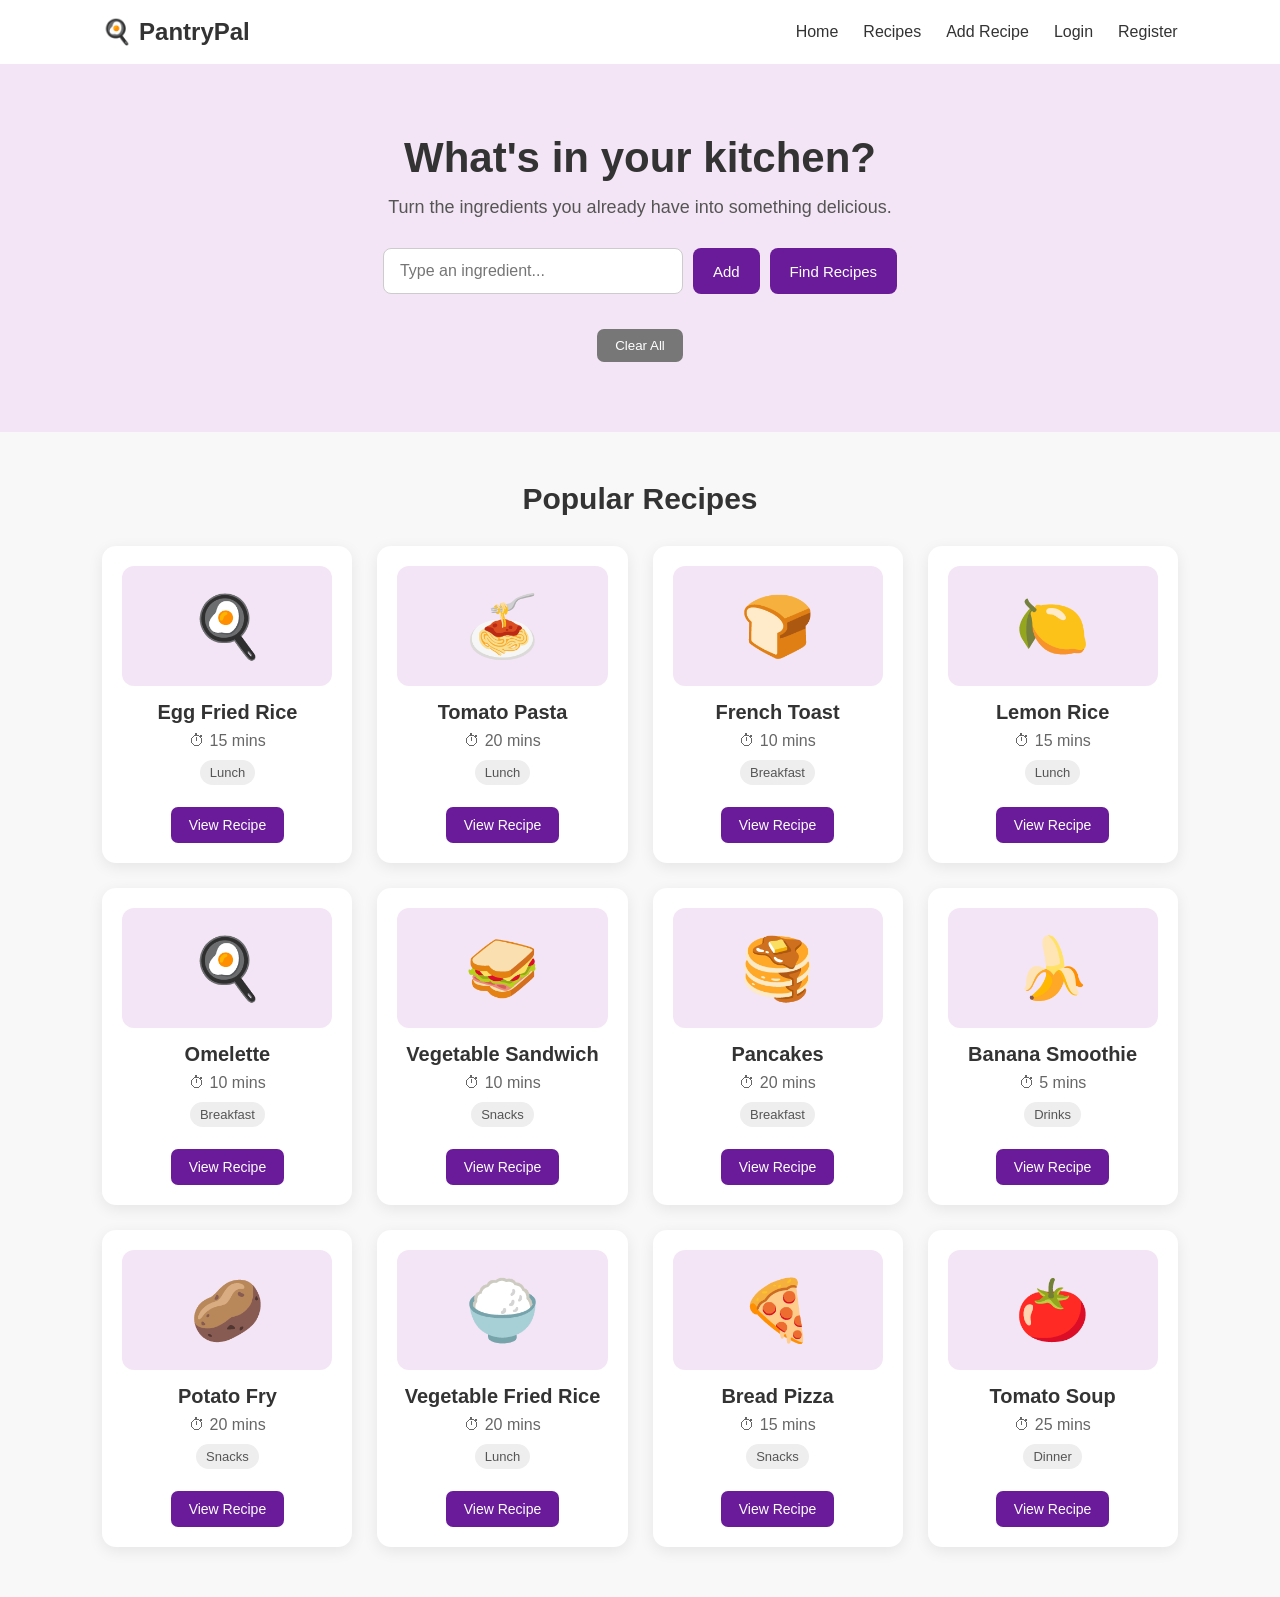
<file: index.html>
<!DOCTYPE html>
<html lang="en">

<head>
    <meta charset="UTF-8">
    <meta name="viewport" content="width=device-width, initial-scale=1.0">
    <title>PantryPal</title>
    <link rel="stylesheet" href="style.css">
    <link rel="stylesheet" href="auth.css">
</head>

<body>

    <nav class="navbar">
        <div class="logo">🍳 PantryPal</div>

        <div class="nav-links">
            <a href="index.html">Home</a>
            <a href="recipes.html">Recipes</a>
            <a href="add-recipe.html">Add Recipe</a>
        </div>
    </nav>

    <section class="hero">
        <div class="hero-content">

            <h1>What's in your kitchen?</h1>

            <p>
                Turn the ingredients you already have
                into something delicious.
            </p>

            <div class="ingredient-box">

                <input
                    type="text"
                    id="ingredientInput"
                    placeholder="Type an ingredient..."
                >

                <button onclick="addIngredient()">Add</button>

                <button onclick="findRecipes()">Find Recipes</button>

            </div>

            <div id="ingredientList" class="ingredient-list"></div>

            <button class="clear-button" onclick="clearIngredients()">
                Clear All
            </button>

        </div>
    </section>

    <section class="recipes-section">

        <h2 id="resultTitle">Popular Recipes</h2>

        <div id="recipeResults" class="recipe-container"></div>

    </section>

    <div id="recipeModal" class="modal">

        <div class="modal-content">

            <button class="close-button" onclick="closeRecipe()">×</button>

            <div id="modalEmoji" class="modal-emoji"></div>

            <h2 id="modalTitle"></h2>

            <p id="modalTime"></p>

            <h3>🥕 Ingredients</h3>
            <ul id="modalIngredients"></ul>

            <h3>👩‍🍳 How to Prepare</h3>
            <p id="modalSteps"></p>

        </div>

    </div>

    <script src="script.js"></script>
    <script src="auth.js"></script>

</body>
</html>
</file>
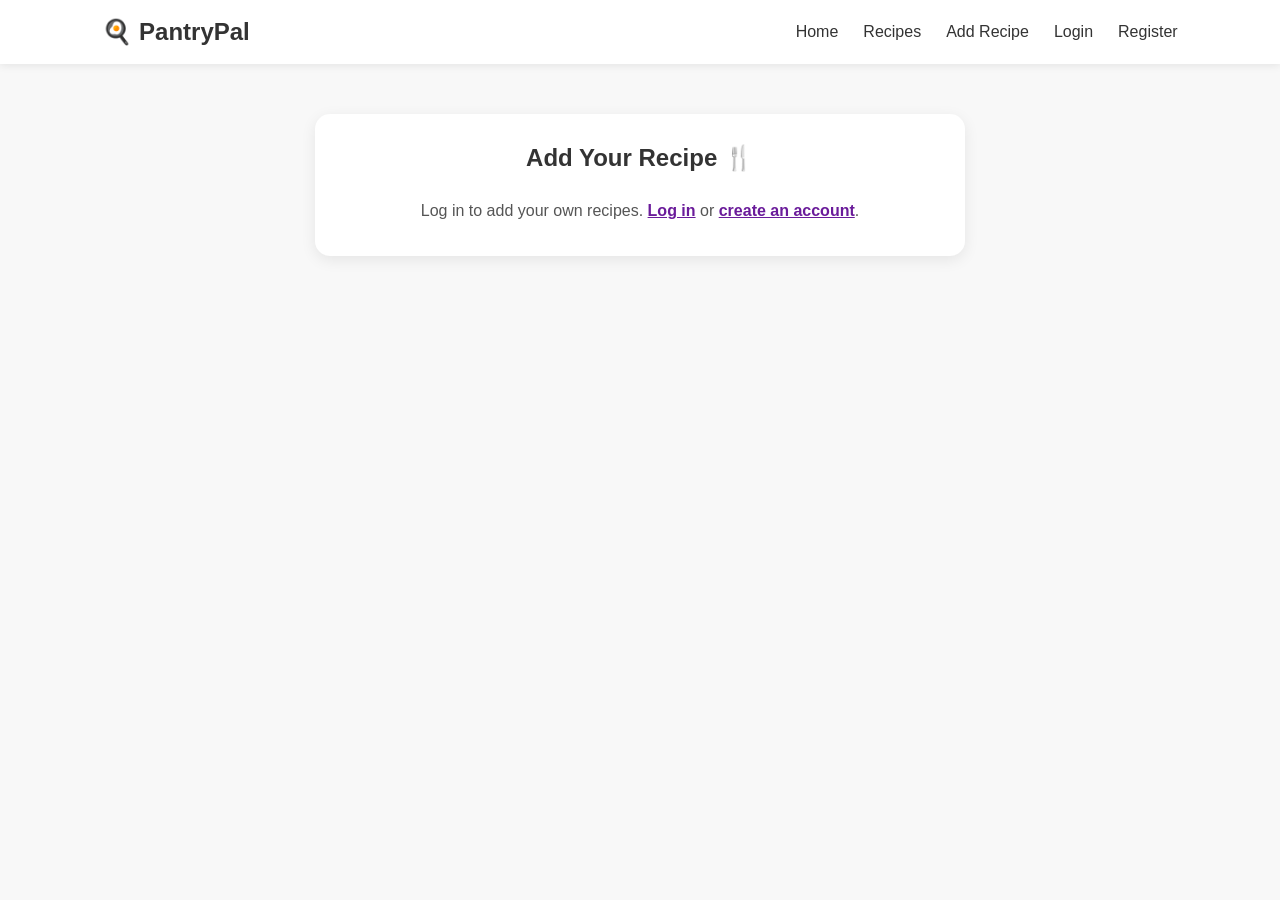
<file: add-recipe.html>
<!DOCTYPE html>
<html lang="en">

<head>
    <meta charset="UTF-8">
    <meta name="viewport" content="width=device-width, initial-scale=1.0">

    <title>Add Recipe - PantryPal</title>

    <link rel="stylesheet" href="style.css">
    <link rel="stylesheet" href="auth.css">
</head>

<body>

    <!-- Navigation Bar -->
    <nav class="navbar">

        <div class="logo">🍳 PantryPal</div>

        <div class="nav-links">
            <a href="index.html">Home</a>
            <a href="recipes.html">Recipes</a>
            <a href="add-recipe.html">Add Recipe</a>
        </div>

    </nav>


    <!-- Add Recipe Section -->
    <section class="add-recipe">

        <h2>Add Your Recipe 🍴</h2>

        <form action="add_recipe.php" method="POST">

            <label for="recipeName">
                Recipe Name
            </label>

            <input
                type="text"
                id="recipeName"
                name="recipeName"
                placeholder="Enter recipe name"
                required
            >


            <label for="recipeIngredients">
                Ingredients
            </label>

            <input
                type="text"
                id="recipeIngredients"
                name="recipeIngredients"
                placeholder="e.g. egg, rice, onion"
                required
            >


            <label for="cookingTime">
                Cooking Time
            </label>

            <input
                type="text"
                id="cookingTime"
                name="cookingTime"
                placeholder="e.g. 20 mins"
                required
            >


            <label for="recipeCategory">
                Category
            </label>

            <select
                id="recipeCategory"
                name="recipeCategory"
                required
            >

                <option value="">
                    Select category
                </option>

                <option value="Breakfast">
                    Breakfast
                </option>

                <option value="Lunch">
                    Lunch
                </option>

                <option value="Dinner">
                    Dinner
                </option>

                <option value="Snacks">
                    Snacks
                </option>

                <option value="Drinks">
                    Drinks
                </option>

            </select>


            <label for="recipeSteps">
                Preparation Steps
            </label>

            <textarea
                id="recipeSteps"
                name="recipeSteps"
                rows="5"
                placeholder="Describe how to prepare the recipe..."
                required
            ></textarea>


            <button type="submit">
                Add Recipe
            </button>

        </form>

    </section>

    <script src="auth.js"></script>
</body>

</html>
</file>
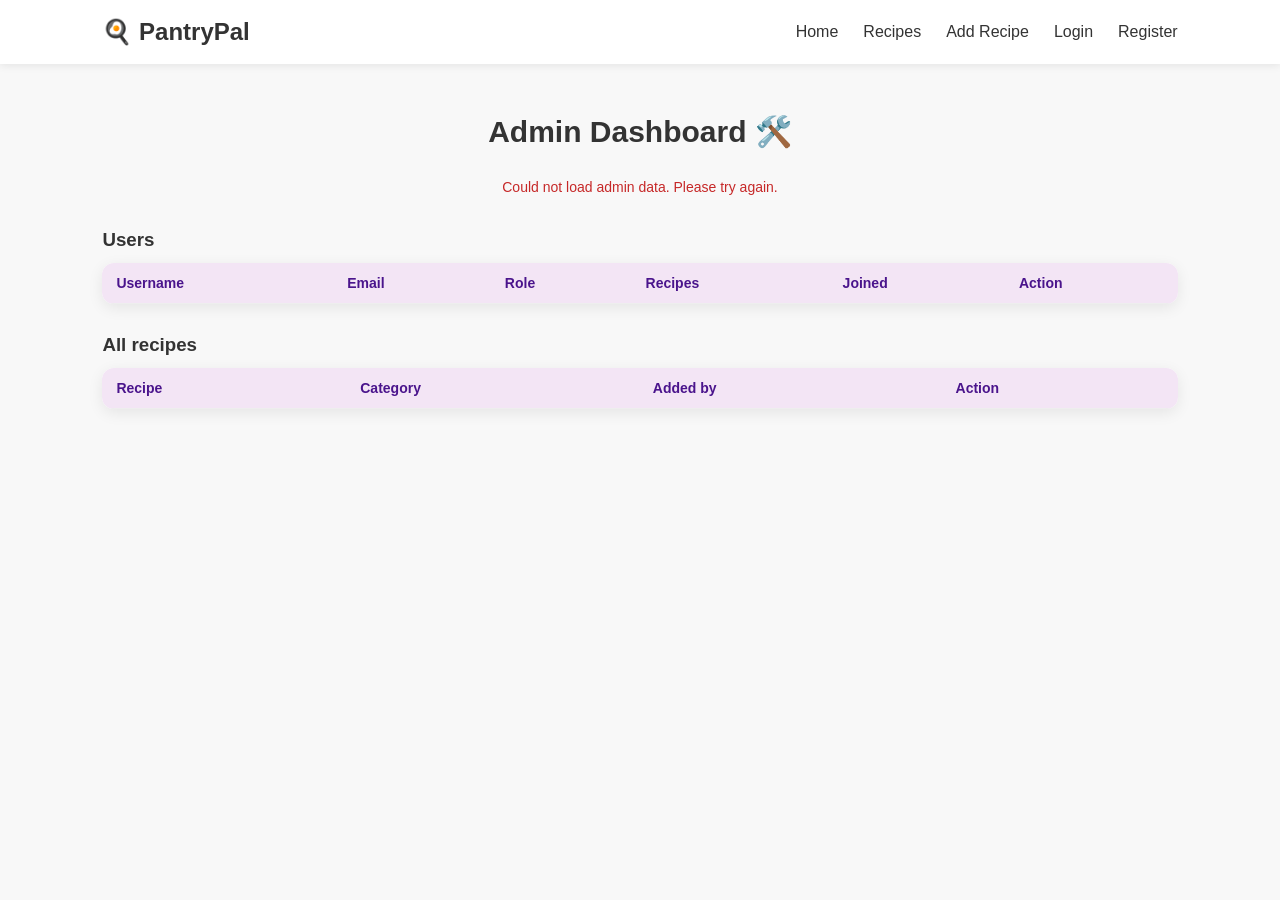
<file: admin.html>
<!DOCTYPE html>
<html lang="en">

<head>
    <meta charset="UTF-8">
    <meta name="viewport" content="width=device-width, initial-scale=1.0">
    <title>Admin - PantryPal</title>
    <link rel="stylesheet" href="style.css">
    <link rel="stylesheet" href="auth.css">
</head>

<body>

    <nav class="navbar">
        <div class="logo">🍳 PantryPal</div>

        <div class="nav-links">
            <a href="index.html">Home</a>
            <a href="recipes.html">Recipes</a>
            <a href="add-recipe.html">Add Recipe</a>
        </div>
    </nav>

    <section class="recipes-section admin-section">
        <h2>Admin Dashboard 🛠️</h2>
        <p id="adminMessage" class="auth-message page-message" role="alert"></p>

        <h3>Users</h3>
        <div class="table-wrap">
            <table class="admin-table">
                <thead>
                    <tr><th>Username</th><th>Email</th><th>Role</th><th>Recipes</th><th>Joined</th><th>Action</th></tr>
                </thead>
                <tbody id="userRows"></tbody>
            </table>
        </div>

        <h3>All recipes</h3>
        <div class="table-wrap">
            <table class="admin-table">
                <thead>
                    <tr><th>Recipe</th><th>Category</th><th>Added by</th><th>Action</th></tr>
                </thead>
                <tbody id="recipeRows"></tbody>
            </table>
        </div>
    </section>

    <script src="auth.js"></script>
    <script>
        const message = document.getElementById("adminMessage");

        function setMessage(text, isError) {
            message.textContent = text;
            message.className = "auth-message page-message" + (isError ? " error" : " success");
        }

        function cell(text) {
            const td = document.createElement("td");
            td.textContent = text;
            return td;
        }

        function deleteButton(label, onClick) {
            const td = document.createElement("td");
            const button = document.createElement("button");
            button.type = "button";
            button.className = "delete-button small";
            button.textContent = label;
            button.addEventListener("click", onClick);
            td.appendChild(button);
            return td;
        }

        async function post(url, id) {
            const body = new FormData();
            body.append("id", id);
            const response = await fetch(url, { method: "POST", body });
            return response.json();
        }

        async function removeRecipe(recipe) {
            if (!confirm('Delete recipe "' + recipe.recipe_name + '"?')) return;
            const data = await post("delete_recipe.php", recipe.id);
            setMessage(data.message, !data.ok);
            if (data.ok) loadAdmin();
        }

        async function removeUser(user) {
            if (!confirm('Delete user "' + user.username + '"? Their recipes will stay on the site.')) return;
            const data = await post("admin_delete_user.php", user.id);
            setMessage(data.message, !data.ok);
            if (data.ok) loadAdmin();
        }

        async function loadAdmin() {
            try {
                const response = await fetch("admin_data.php");

                if (response.status === 401) { window.location.href = "login.html"; return; }

                const data = await response.json();

                if (!data.ok) {
                    setMessage(data.message, true);
                    return;
                }

                const userRows = document.getElementById("userRows");
                const recipeRows = document.getElementById("recipeRows");
                userRows.innerHTML = "";
                recipeRows.innerHTML = "";

                data.users.forEach(user => {
                    const tr = document.createElement("tr");
                    tr.append(
                        cell(user.username), cell(user.email), cell(user.role),
                        cell(user.recipe_count), cell(user.created_at.slice(0, 10))
                    );
                    if (user.id === data.me) {
                        tr.appendChild(cell("(you)"));
                    } else {
                        tr.appendChild(deleteButton("Delete user", () => removeUser(user)));
                    }
                    userRows.appendChild(tr);
                });

                data.recipes.forEach(recipe => {
                    const tr = document.createElement("tr");
                    tr.append(cell(recipe.recipe_name), cell(recipe.category), cell(recipe.owner || "(sample / removed user)"));
                    tr.appendChild(deleteButton("Delete recipe", () => removeRecipe(recipe)));
                    recipeRows.appendChild(tr);
                });
            } catch (error) {
                setMessage("Could not load admin data. Please try again.", true);
            }
        }

        loadAdmin();
    </script>
</body>

</html>
</file>
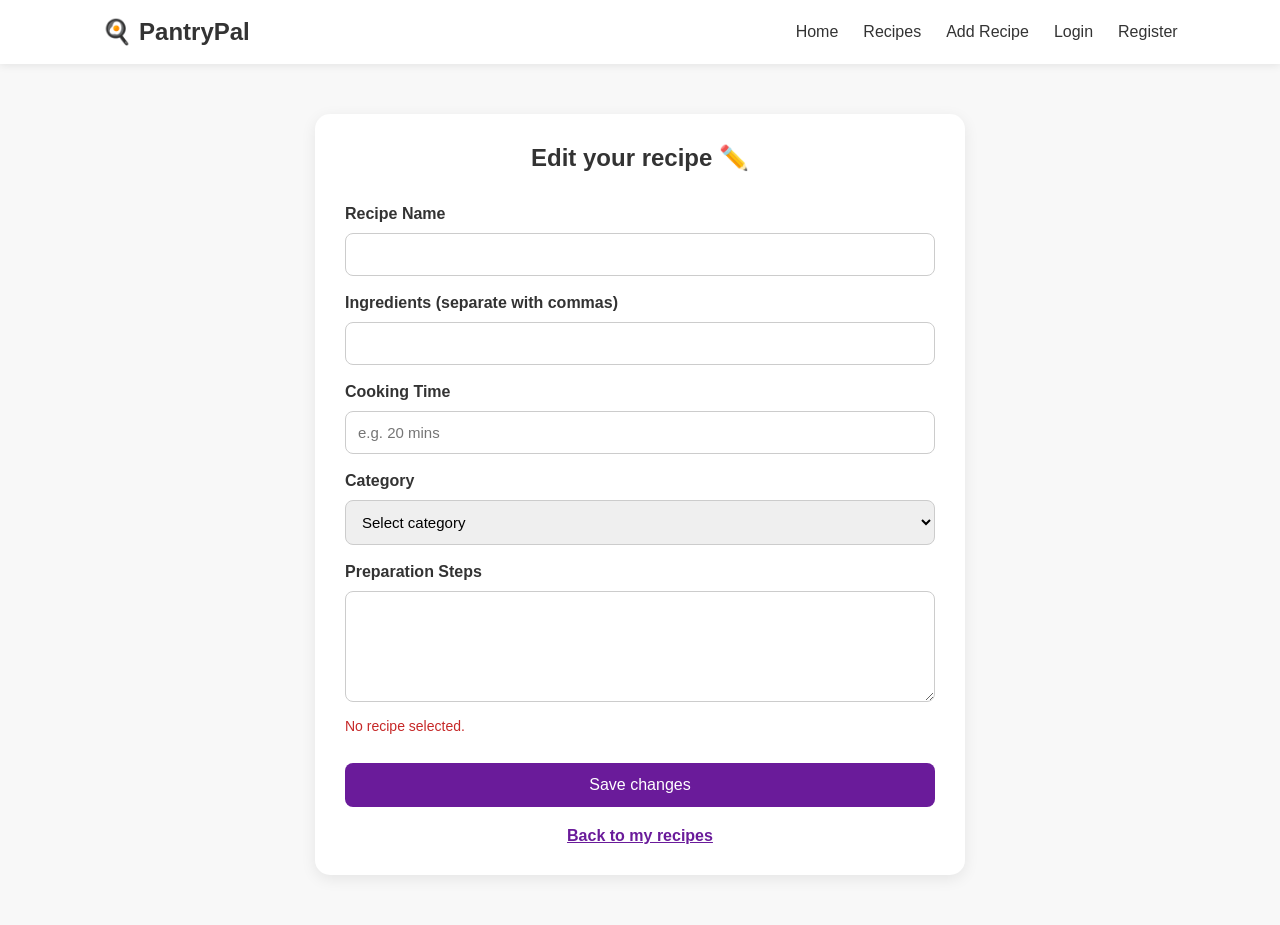
<file: edit-recipe.html>
<!DOCTYPE html>
<html lang="en">

<head>
    <meta charset="UTF-8">
    <meta name="viewport" content="width=device-width, initial-scale=1.0">
    <title>Edit Recipe - PantryPal</title>
    <link rel="stylesheet" href="style.css">
    <link rel="stylesheet" href="auth.css">
</head>

<body>

    <nav class="navbar">
        <div class="logo">🍳 PantryPal</div>

        <div class="nav-links">
            <a href="index.html">Home</a>
            <a href="recipes.html">Recipes</a>
            <a href="add-recipe.html">Add Recipe</a>
        </div>
    </nav>

    <section class="add-recipe">
        <h2>Edit your recipe ✏️</h2>

        <form id="editForm" data-endpoint="update_recipe.php" data-redirect="my-recipes.html">

            <input type="hidden" id="recipeId" name="id">

            <label for="recipeName">Recipe Name</label>
            <input type="text" id="recipeName" name="recipeName" required>

            <label for="recipeIngredients">Ingredients (separate with commas)</label>
            <input type="text" id="recipeIngredients" name="recipeIngredients" required>

            <label for="cookingTime">Cooking Time</label>
            <input type="text" id="cookingTime" name="cookingTime" placeholder="e.g. 20 mins" required>

            <label for="recipeCategory">Category</label>
            <select id="recipeCategory" name="recipeCategory" required>
                <option value="">Select category</option>
                <option value="Breakfast">Breakfast</option>
                <option value="Lunch">Lunch</option>
                <option value="Dinner">Dinner</option>
                <option value="Snacks">Snacks</option>
                <option value="Drinks">Drinks</option>
            </select>

            <label for="recipeSteps">Preparation Steps</label>
            <textarea id="recipeSteps" name="recipeSteps" rows="5" required></textarea>

            <p id="formMessage" class="auth-message" role="alert"></p>

            <button type="submit">Save changes</button>
        </form>

        <p class="auth-switch"><a href="my-recipes.html">Back to my recipes</a></p>
    </section>

    <script src="auth.js"></script>
    <script>
        async function loadRecipe() {
            const message = document.getElementById("formMessage");
            const id = new URLSearchParams(window.location.search).get("id");

            if (!id) {
                message.textContent = "No recipe selected.";
                message.className = "auth-message error";
                return;
            }

            try {
                const response = await fetch("get_recipe.php?id=" + encodeURIComponent(id));

                if (response.status === 401) {
                    window.location.href = "login.html";
                    return;
                }

                const data = await response.json();

                if (!data.ok) {
                    message.textContent = data.message;
                    message.className = "auth-message error";
                    document.querySelector("#editForm button[type=submit]").disabled = true;
                    return;
                }

                const r = data.recipe;
                document.getElementById("recipeId").value = r.id;
                document.getElementById("recipeName").value = r.recipeName;
                document.getElementById("recipeIngredients").value = r.ingredients;
                document.getElementById("cookingTime").value = r.cookingTime;
                document.getElementById("recipeCategory").value = r.category;
                document.getElementById("recipeSteps").value = r.steps;
            } catch (error) {
                message.textContent = "Could not load the recipe. Please try again.";
                message.className = "auth-message error";
            }
        }

        loadRecipe();
    </script>
</body>

</html>
</file>
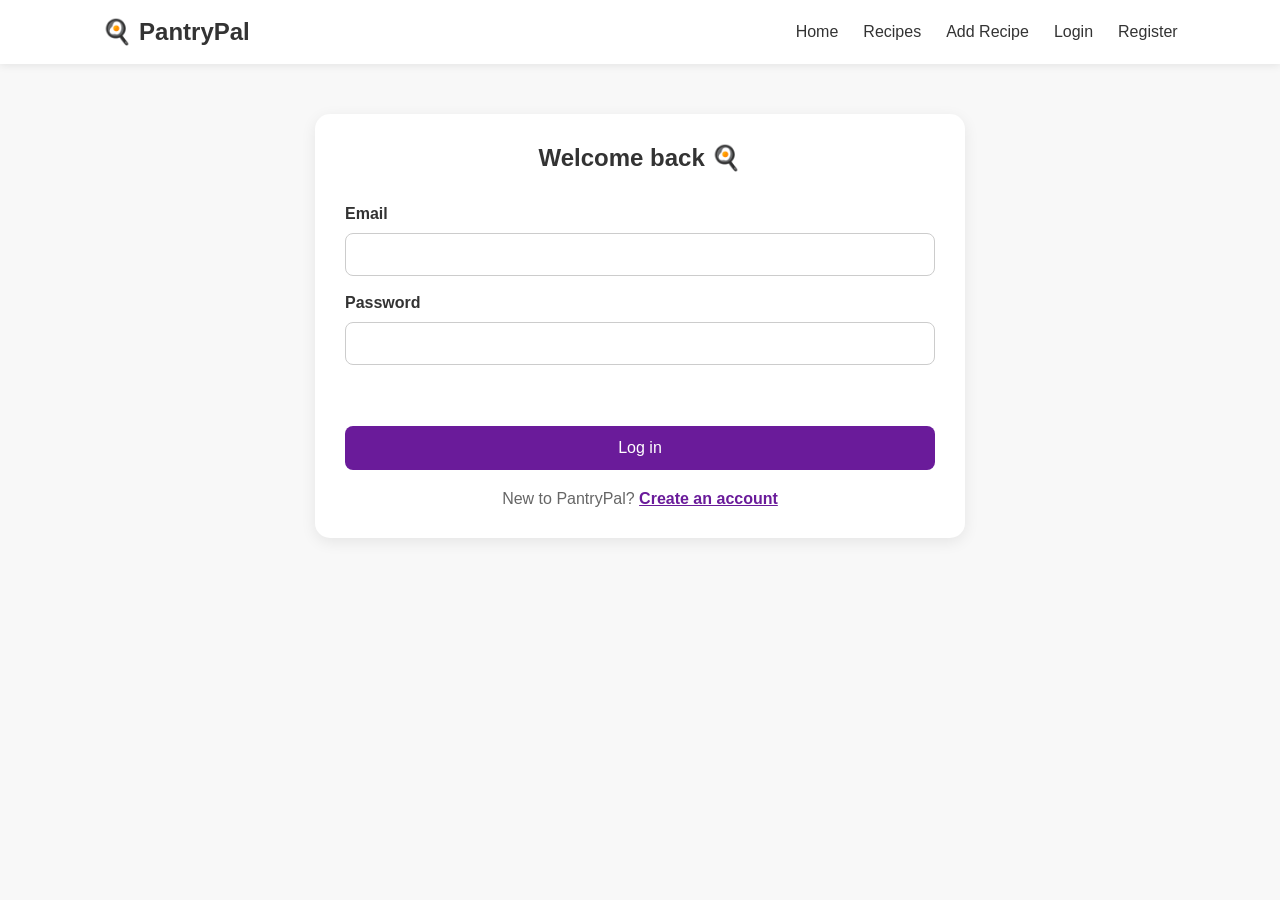
<file: login.html>
<!DOCTYPE html>
<html lang="en">

<head>
    <meta charset="UTF-8">
    <meta name="viewport" content="width=device-width, initial-scale=1.0">
    <title>Login - PantryPal</title>
    <link rel="stylesheet" href="style.css">
    <link rel="stylesheet" href="auth.css">
</head>

<body>

    <nav class="navbar">
        <div class="logo">🍳 PantryPal</div>

        <div class="nav-links">
            <a href="index.html">Home</a>
            <a href="recipes.html">Recipes</a>
            <a href="add-recipe.html">Add Recipe</a>
        </div>
    </nav>

    <section class="add-recipe">
        <h2>Welcome back 🍳</h2>

        <form data-endpoint="login.php" data-redirect="index.html">

            <label for="email">Email</label>
            <input type="email" id="email" name="email" autocomplete="email" required>

            <label for="password">Password</label>
            <input type="password" id="password" name="password" autocomplete="current-password" required>

            <p id="formMessage" class="auth-message" role="alert"></p>

            <button type="submit">Log in</button>
        </form>

        <p class="auth-switch">New to PantryPal? <a href="register.html">Create an account</a></p>
    </section>

    <script src="auth.js"></script>
</body>

</html>
</file>
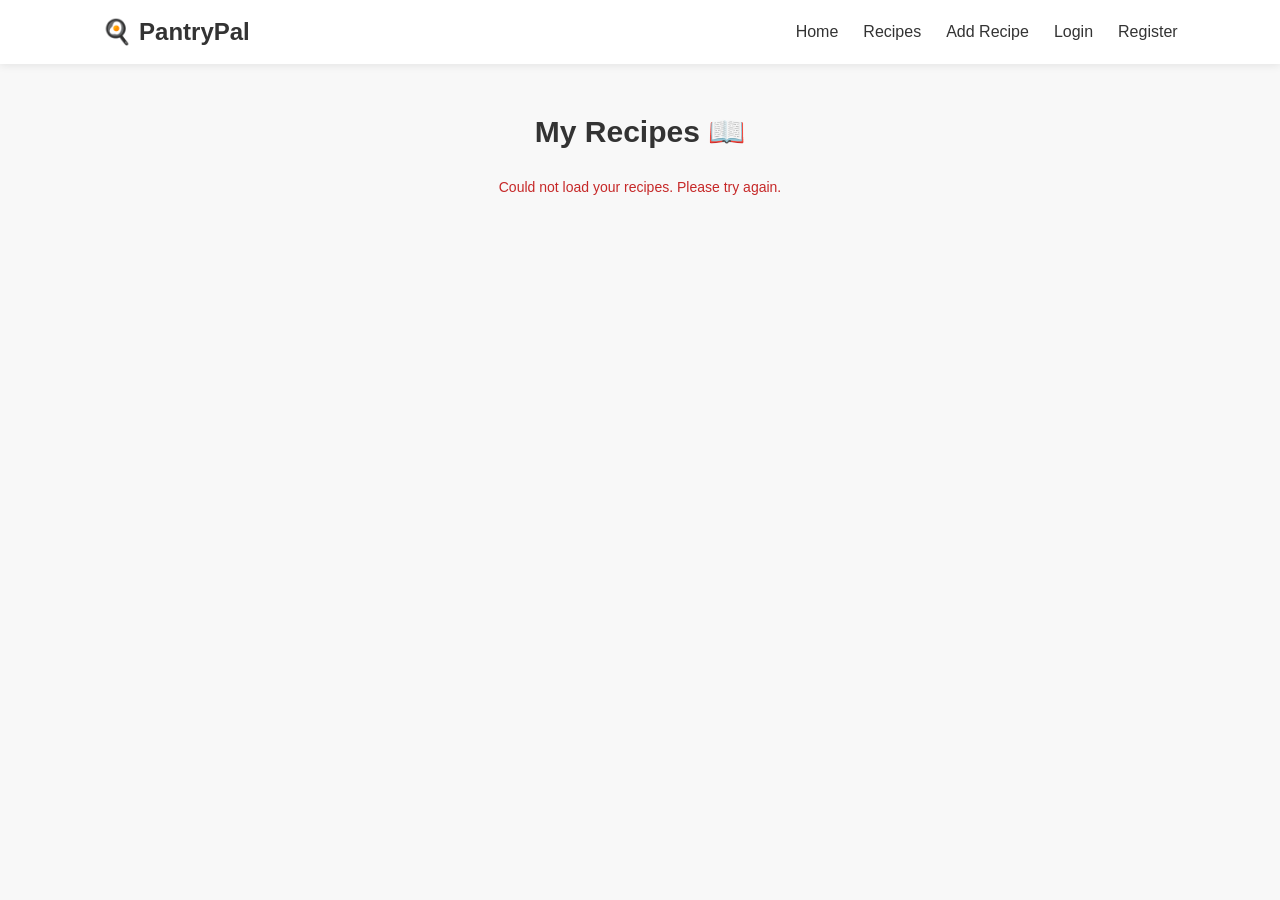
<file: my-recipes.html>
<!DOCTYPE html>
<html lang="en">

<head>
    <meta charset="UTF-8">
    <meta name="viewport" content="width=device-width, initial-scale=1.0">
    <title>My Recipes - PantryPal</title>
    <link rel="stylesheet" href="style.css">
    <link rel="stylesheet" href="auth.css">
</head>

<body>

    <nav class="navbar">
        <div class="logo">🍳 PantryPal</div>

        <div class="nav-links">
            <a href="index.html">Home</a>
            <a href="recipes.html">Recipes</a>
            <a href="add-recipe.html">Add Recipe</a>
        </div>
    </nav>

    <section class="recipes-section">
        <h2>My Recipes 📖</h2>
        <p id="myMessage" class="auth-message page-message" role="alert"></p>
        <div id="myRecipes" class="recipe-container"></div>
    </section>

    <script src="auth.js"></script>
    <script>
        const container = document.getElementById("myRecipes");
        const message = document.getElementById("myMessage");

        function showError(text) {
            message.textContent = text;
            message.className = "auth-message page-message error";
        }

        function buildCard(recipe) {
            const card = document.createElement("div");
            card.className = "recipe-card";

            const image = document.createElement("div");
            image.className = "food-image";
            image.textContent = "🍽️";

            const name = document.createElement("h3");
            name.textContent = recipe.name;

            const time = document.createElement("p");
            time.textContent = "⏱ " + recipe.time;

            const category = document.createElement("span");
            category.className = "category-badge";
            category.textContent = recipe.category;

            const actions = document.createElement("div");
            actions.className = "card-actions";

            const edit = document.createElement("a");
            edit.className = "edit-button";
            edit.href = "edit-recipe.html?id=" + recipe.id;
            edit.textContent = "Edit recipe";

            const del = document.createElement("button");
            del.type = "button";
            del.className = "delete-button";
            del.textContent = "Delete recipe";
            del.addEventListener("click", () => deleteRecipe(recipe, card));

            actions.append(edit, del);
            card.append(image, name, time, category, actions);
            return card;
        }

        function showEmpty() {
            container.innerHTML = "";
            const empty = document.createElement("p");
            empty.className = "no-results";
            empty.append("You haven't added any recipes yet. ");
            const link = document.createElement("a");
            link.href = "add-recipe.html";
            link.textContent = "Add your first recipe";
            empty.append(link, ".");
            container.appendChild(empty);
        }

        async function deleteRecipe(recipe, card) {
            if (!confirm('Delete "' + recipe.name + '"? This cannot be undone.')) return;

            const body = new FormData();
            body.append("id", recipe.id);

            try {
                const response = await fetch("delete_recipe.php", { method: "POST", body });
                const data = await response.json();

                if (!data.ok) { showError(data.message); return; }

                card.remove();
                message.className = "auth-message page-message";
                if (!container.querySelector(".recipe-card")) showEmpty();
            } catch (error) {
                showError("Could not reach the server. Please try again.");
            }
        }

        async function loadMyRecipes() {
            try {
                const response = await fetch("get_my_recipes.php");

                if (response.status === 401) {
                    window.location.href = "login.html";
                    return;
                }

                const data = await response.json();
                if (!data.ok) { showError(data.message); return; }

                if (data.recipes.length === 0) { showEmpty(); return; }
                data.recipes.forEach(recipe => container.appendChild(buildCard(recipe)));
            } catch (error) {
                showError("Could not load your recipes. Please try again.");
            }
        }

        loadMyRecipes();
    </script>
</body>

</html>
</file>
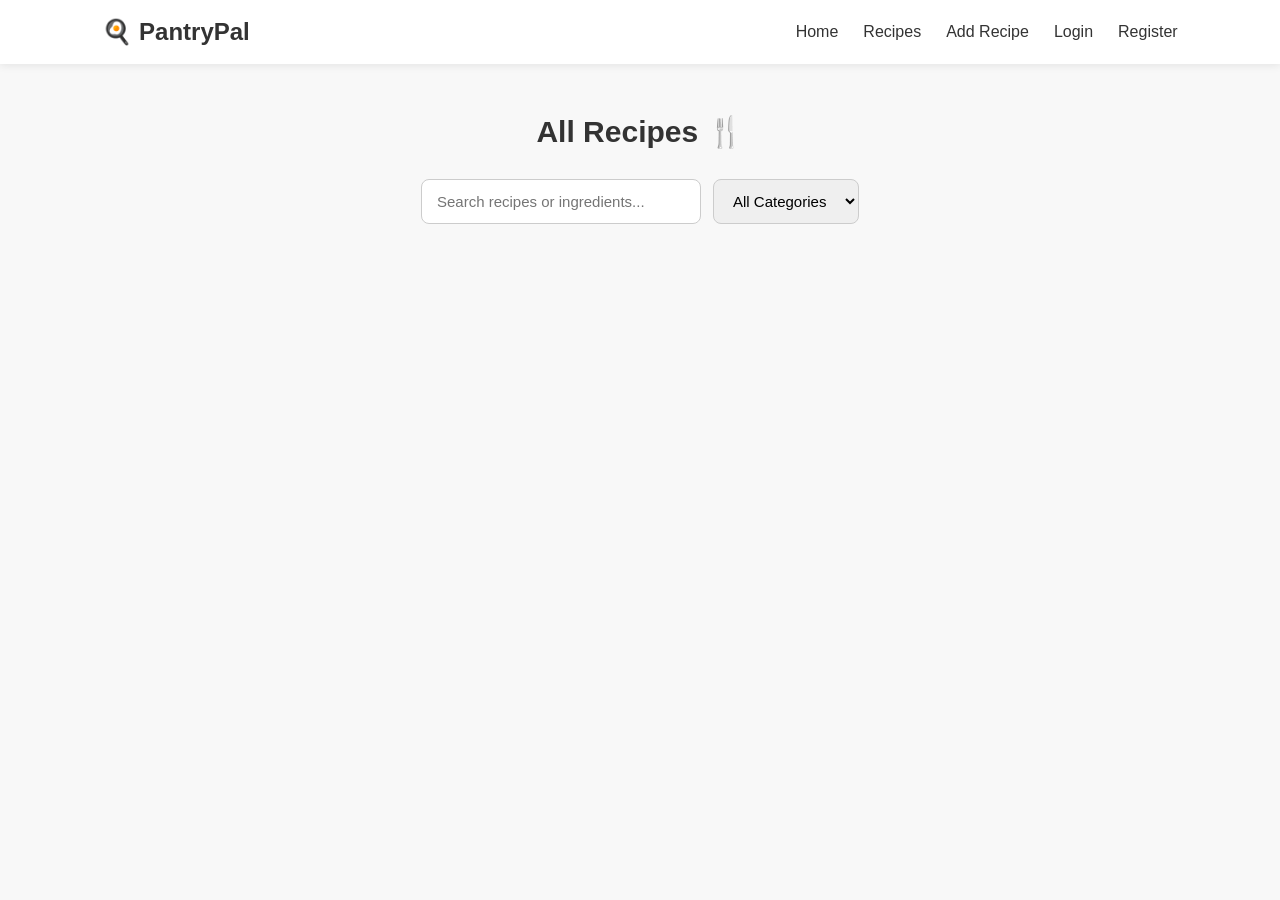
<file: recipes.html>
<!DOCTYPE html>
<html lang="en">

<head>
    <meta charset="UTF-8">
    <meta name="viewport" content="width=device-width, initial-scale=1.0">

    <title>Recipes - PantryPal</title>

    <link rel="stylesheet" href="style.css">
    <link rel="stylesheet" href="auth.css">
</head>

<body>

    <!-- Navigation Bar -->
    <nav class="navbar">

        <div class="logo">🍳 PantryPal</div>

        <div class="nav-links">
            <a href="index.html">Home</a>
            <a href="recipes.html">Recipes</a>
            <a href="add-recipe.html">Add Recipe</a>
        </div>

    </nav>


    <!-- Recipes Section -->
    <section class="recipes-section">

        <h2>All Recipes 🍴</h2>

        <!-- Search and Filter -->
        <div class="recipe-controls">

            <input
                type="text"
                id="recipeSearch"
                placeholder="Search recipes or ingredients..."
                oninput="searchRecipes()"
            >

            <select
                id="categoryFilter"
                onchange="filterByCategory()"
            >
                <option value="all">All Categories</option>
                <option value="Breakfast">Breakfast</option>
                <option value="Lunch">Lunch</option>
                <option value="Dinner">Dinner</option>
                <option value="Snacks">Snacks</option>
                <option value="Drinks">Drinks</option>
            </select>

        </div>


        <!-- JavaScript displays all recipe cards here -->
        <div
            id="recipeResults"
            class="recipe-container">
        </div>

    </section>


    <!-- Recipe Popup -->
    <div id="recipeModal" class="modal">

        <div class="modal-content">

            <button
                class="close-button"
                onclick="closeRecipe()">
                ×
            </button>

            <div
                id="modalEmoji"
                class="modal-emoji">
            </div>

            <h2 id="modalTitle"></h2>

            <p id="modalTime"></p>

            <h3>🥕 Ingredients</h3>

            <ul id="modalIngredients"></ul>

            <h3>👩‍🍳 How to Prepare</h3>

            <p id="modalSteps"></p>

        </div>

    </div>


    <script src="script.js"></script>
    <script src="auth.js"></script>

</body>

</html>
</file>
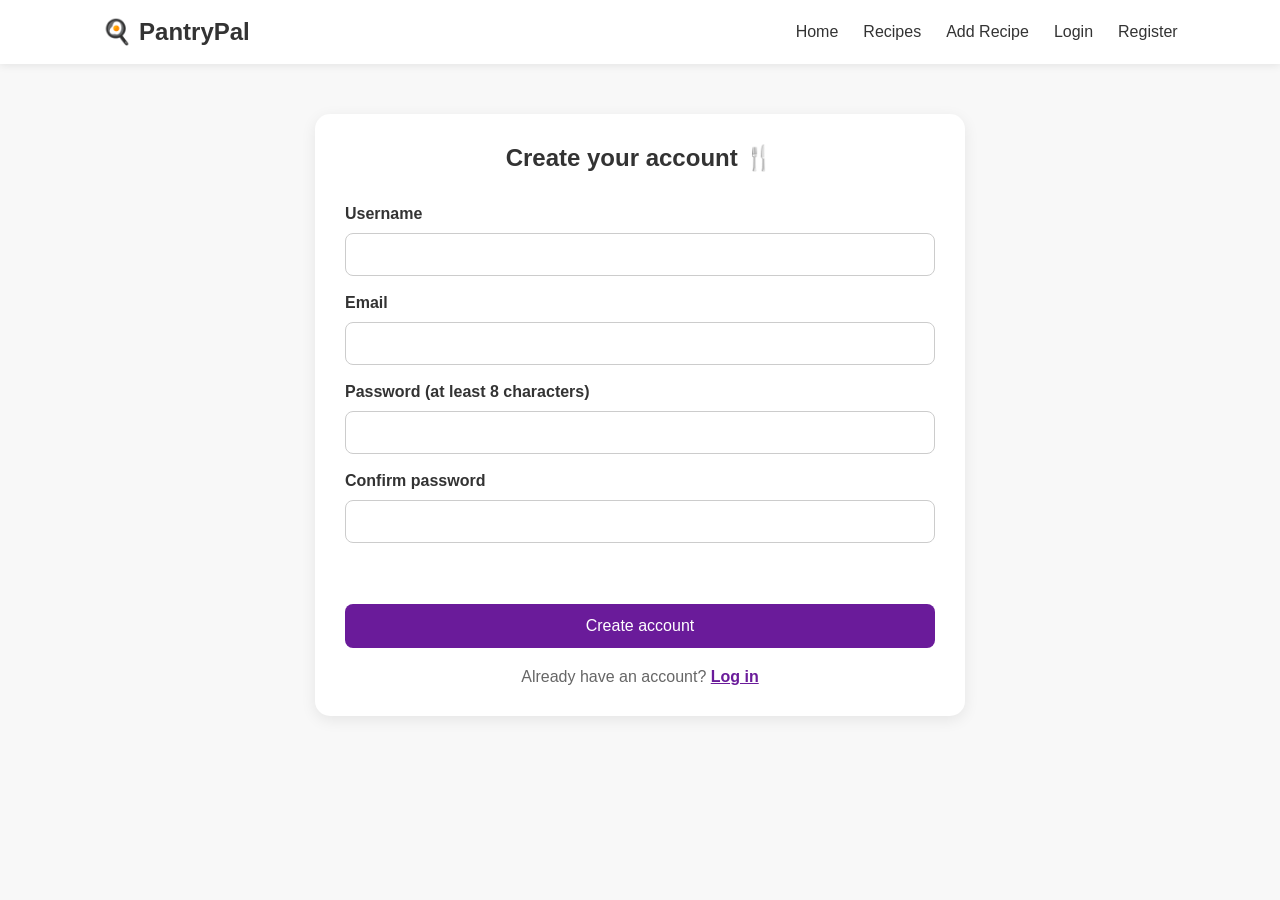
<file: register.html>
<!DOCTYPE html>
<html lang="en">

<head>
    <meta charset="UTF-8">
    <meta name="viewport" content="width=device-width, initial-scale=1.0">
    <title>Register - PantryPal</title>
    <link rel="stylesheet" href="style.css">
    <link rel="stylesheet" href="auth.css">
</head>

<body>

    <nav class="navbar">
        <div class="logo">🍳 PantryPal</div>

        <div class="nav-links">
            <a href="index.html">Home</a>
            <a href="recipes.html">Recipes</a>
            <a href="add-recipe.html">Add Recipe</a>
        </div>
    </nav>

    <section class="add-recipe">
        <h2>Create your account 🍴</h2>

        <form data-endpoint="register.php" data-redirect="index.html">

            <label for="username">Username</label>
            <input type="text" id="username" name="username" autocomplete="username"
                   minlength="3" maxlength="30" required>

            <label for="email">Email</label>
            <input type="email" id="email" name="email" autocomplete="email" required>

            <label for="password">Password (at least 8 characters)</label>
            <input type="password" id="password" name="password" autocomplete="new-password"
                   minlength="8" required>

            <label for="confirm">Confirm password</label>
            <input type="password" id="confirm" name="confirm" autocomplete="new-password"
                   minlength="8" required>

            <p id="formMessage" class="auth-message" role="alert"></p>

            <button type="submit">Create account</button>
        </form>

        <p class="auth-switch">Already have an account? <a href="login.html">Log in</a></p>
    </section>

    <script src="auth.js"></script>
</body>

</html>
</file>
<file: style.css>
/* =========================================
   GENERAL
========================================= */

* {
    box-sizing: border-box;
    margin: 0;
    padding: 0;
}

body {
    font-family: Arial, sans-serif;
    background: #f8f8f8;
    color: #333;
}


/* =========================================
   NAVIGATION BAR
========================================= */

.navbar {
    display: flex;
    justify-content: space-between;
    align-items: center;
    padding: 18px 8%;
    background: white;
    box-shadow: 0 2px 8px rgba(0, 0, 0, 0.08);
}

.logo {
    font-size: 24px;
    font-weight: bold;
}

.nav-links {
    display: flex;
    gap: 25px;
}

.nav-links a {
    text-decoration: none;
    color: #333;
    font-weight: 500;
}

.nav-links a:hover {
    color: #6a1b9a;
}


/* =========================================
   HERO SECTION
========================================= */

.hero {
    padding: 70px 20px;
    text-align: center;
    background: #f3e5f5;
}

.hero-content {
    max-width: 800px;
    margin: auto;
}

.hero h1 {
    font-size: 42px;
    margin-bottom: 15px;
}

.hero p {
    font-size: 18px;
    margin-bottom: 30px;
    color: #555;
}


/* =========================================
   INGREDIENT INPUT
========================================= */

.ingredient-box {
    display: flex;
    justify-content: center;
    gap: 10px;
    flex-wrap: wrap;
}

.ingredient-box input {
    width: 300px;
    padding: 13px 16px;
    border: 1px solid #ccc;
    border-radius: 8px;
    font-size: 16px;
    outline: none;
}

.ingredient-box input:focus {
    border-color: #6a1b9a;
}

.ingredient-box button {
    padding: 13px 20px;
    border: none;
    border-radius: 8px;
    background: #6a1b9a;
    color: white;
    cursor: pointer;
    font-size: 15px;
}

.ingredient-box button:hover {
    opacity: 0.9;
}


/* =========================================
   SELECTED INGREDIENT CHIPS
========================================= */

.ingredient-list {
    display: flex;
    justify-content: center;
    flex-wrap: wrap;
    gap: 10px;
    margin-top: 20px;
}

.ingredient-chip {
    display: inline-flex;
    align-items: center;
    gap: 8px;
    padding: 8px 12px;
    background: white;
    border: 1px solid #6a1b9a;
    border-radius: 20px;
    color: #6a1b9a;
    font-size: 14px;
}

.ingredient-chip button {
    border: none;
    background: none;
    color: #6a1b9a;
    font-size: 18px;
    cursor: pointer;
    padding: 0;
}


/* =========================================
   CLEAR BUTTON
========================================= */

.clear-button {
    margin-top: 15px;
    padding: 9px 18px;
    border: none;
    border-radius: 7px;
    background: #777;
    color: white;
    cursor: pointer;
}

.clear-button:hover {
    background: #555;
}


/* =========================================
   RECIPE SECTION
========================================= */

.recipes-section {
    padding: 50px 8%;
}

.recipes-section h2 {
    text-align: center;
    margin-bottom: 30px;
    font-size: 30px;
}


/* =========================================
   RECIPE CONTAINER
========================================= */

.recipe-container {
    display: grid;
    grid-template-columns: repeat(auto-fit, minmax(230px, 1fr));
    gap: 25px;
}


/* =========================================
   DYNAMIC RECIPE CARD
========================================= */

.recipe-card {
    position: relative;
    background: white;
    border-radius: 14px;
    padding: 20px;
    text-align: center;
    box-shadow: 0 4px 15px rgba(0, 0, 0, 0.08);
    transition: transform 0.2s ease, box-shadow 0.2s ease;
}

.recipe-card:hover {
    transform: translateY(-5px);
    box-shadow: 0 8px 20px rgba(0, 0, 0, 0.12);
}

.food-image {
    height: 120px;
    display: flex;
    align-items: center;
    justify-content: center;
    background: #f3e5f5;
    border-radius: 12px;
    font-size: 60px;
    margin-bottom: 15px;
}

.recipe-card h3 {
    margin-bottom: 8px;
    font-size: 20px;
}

.recipe-card p {
    color: #666;
    margin-bottom: 10px;
}


/* =========================================
   CATEGORY BADGE
========================================= */

.category-badge {
    display: inline-block;
    padding: 5px 10px;
    border-radius: 15px;
    background: #eee;
    color: #555;
    font-size: 13px;
    margin-bottom: 10px;
}


/* =========================================
   MATCH PERCENTAGE
========================================= */

.match-percentage {
    display: inline-block;
    margin-left: 5px;
    padding: 5px 9px;
    border-radius: 15px;
    background: #e8f5e9;
    color: #2e7d32;
    font-size: 13px;
    font-weight: bold;
}


/* =========================================
   VIEW RECIPE BUTTON
========================================= */

.view-button {
    margin-top: 12px;
    padding: 10px 18px;
    border: none;
    border-radius: 7px;
    background: #6a1b9a;
    color: white;
    cursor: pointer;
    font-size: 14px;
}

.view-button:hover {
    opacity: 0.9;
}


/* =========================================
   NO RESULTS
========================================= */

.no-results {
    grid-column: 1 / -1;
    text-align: center;
    padding: 30px;
    color: #666;
    font-size: 16px;
}


/* =========================================
   RECIPE SEARCH & FILTER
========================================= */

.recipe-controls {
    display: flex;
    justify-content: center;
    gap: 12px;
    margin-bottom: 30px;
    flex-wrap: wrap;
}

.recipe-controls input,
.recipe-controls select {
    padding: 12px 15px;
    border: 1px solid #ccc;
    border-radius: 8px;
    font-size: 15px;
    outline: none;
}

.recipe-controls input {
    width: 280px;
}

.recipe-controls input:focus,
.recipe-controls select:focus {
    border-color: #6a1b9a;
}


/* =========================================
   RECIPE MODAL / POPUP
========================================= */

.modal {
    display: none;
    position: fixed;
    z-index: 1000;
    left: 0;
    top: 0;
    width: 100%;
    height: 100%;
    background: rgba(0, 0, 0, 0.55);
    justify-content: center;
    align-items: center;
    padding: 20px;
}

.modal-content {
    position: relative;
    width: 100%;
    max-width: 550px;
    max-height: 90vh;
    overflow-y: auto;
    background: white;
    border-radius: 15px;
    padding: 30px;
    box-shadow: 0 10px 35px rgba(0, 0, 0, 0.2);
}

.close-button {
    position: absolute;
    right: 15px;
    top: 12px;
    border: none;
    background: none;
    font-size: 28px;
    cursor: pointer;
    color: #555;
}

.close-button:hover {
    color: #000;
}

.modal-emoji {
    text-align: center;
    font-size: 70px;
    margin-bottom: 10px;
}

.modal-content h2 {
    text-align: center;
    margin-bottom: 10px;
}

#modalTime {
    text-align: center;
    color: #666;
    margin-bottom: 20px;
}

.modal-content h3 {
    margin-top: 20px;
    margin-bottom: 10px;
}

#modalIngredients {
    padding-left: 25px;
    line-height: 1.8;
}

#modalSteps {
    line-height: 1.7;
    color: #555;
}


/* =========================================
   RESPONSIVE DESIGN
========================================= */

@media (max-width: 600px) {

    .navbar {
        flex-direction: column;
        gap: 15px;
    }

    .nav-links {
        gap: 15px;
    }

    .hero h1 {
        font-size: 32px;
    }

    .ingredient-box {
        flex-direction: column;
        align-items: center;
    }

    .ingredient-box input {
        width: 100%;
        max-width: 350px;
    }

    .ingredient-box button {
        width: 100%;
        max-width: 350px;
    }

    .recipe-container {
        grid-template-columns: 1fr;
    }

    .modal-content {
        padding: 25px 20px;
    }
}


/* =========================================
   ADD RECIPE FORM
========================================= */

.add-recipe {
    max-width: 650px;
    margin: 50px auto;
    padding: 30px;
    background: white;
    border-radius: 15px;
    box-shadow: 0 4px 15px rgba(0, 0, 0, 0.08);
}

.add-recipe h2 {
    text-align: center;
    margin-bottom: 25px;
}

.add-recipe form {
    display: flex;
    flex-direction: column;
    gap: 10px;
}

.add-recipe label {
    font-weight: 600;
    margin-top: 8px;
}

.add-recipe input,
.add-recipe select,
.add-recipe textarea {
    width: 100%;
    padding: 12px;
    border: 1px solid #ccc;
    border-radius: 8px;
    font-size: 15px;
    font-family: inherit;
}

.add-recipe textarea {
    resize: vertical;
}

.add-recipe button {
    margin-top: 15px;
    padding: 13px;
    border: none;
    border-radius: 8px;
    background: #6a1b9a;
    color: white;
    cursor: pointer;
    font-size: 16px;
}

.add-recipe button:hover {
    opacity: 0.9;
}

@media (max-width: 700px) {
    .add-recipe {
        margin: 30px 20px;
    }
}
</file>
<file: auth.css>
/* =========================================
   PantryPal - Member 4: login, My Recipes, admin
   (loads after style.css and reuses its colours)
========================================= */

/* Messages under forms and pages */
.auth-message {
    min-height: 20px;
    margin-top: 6px;
    font-size: 14px;
    color: #555;
}

.auth-message.error   { color: #c62828; }
.auth-message.success { color: #2e7d32; }

.page-message {
    text-align: center;
    margin-bottom: 20px;
}

.auth-switch {
    text-align: center;
    margin-top: 20px;
    color: #666;
}

.auth-switch a,
.no-results a {
    color: #6a1b9a;
    font-weight: 600;
}

/* Logout link in the nav */
.nav-links a.nav-logout {
    color: #6a1b9a;
}

/* Message shown on Add Recipe when logged out */
.login-required {
    text-align: center;
    line-height: 1.8;
    color: #555;
}

.login-required a {
    color: #6a1b9a;
    font-weight: 600;
}

/* Edit / Delete buttons on My Recipes cards */
.card-actions {
    display: flex;
    justify-content: center;
    gap: 10px;
    margin-top: 12px;
    flex-wrap: wrap;
}

.edit-button,
.delete-button {
    padding: 10px 16px;
    border: none;
    border-radius: 7px;
    font-size: 14px;
    cursor: pointer;
    text-decoration: none;
    font-family: inherit;
}

.edit-button {
    background: #6a1b9a;
    color: white;
}

.delete-button {
    background: #fdecea;
    color: #c62828;
    border: 1px solid #c62828;
}

.edit-button:hover,
.delete-button:hover {
    opacity: 0.85;
}

.edit-button:focus-visible,
.delete-button:focus-visible {
    outline: 3px solid #ce93d8;
    outline-offset: 2px;
}

.delete-button.small {
    padding: 6px 12px;
    font-size: 13px;
}

/* Admin tables */
.admin-section h3 {
    margin: 30px 0 12px;
}

.table-wrap {
    overflow-x: auto;
    background: white;
    border-radius: 12px;
    box-shadow: 0 4px 15px rgba(0, 0, 0, 0.08);
}

.admin-table {
    width: 100%;
    border-collapse: collapse;
    font-size: 14px;
}

.admin-table th,
.admin-table td {
    padding: 12px 14px;
    text-align: left;
    border-bottom: 1px solid #eee;
}

.admin-table th {
    background: #f3e5f5;
    color: #4a148c;
}
</file>
